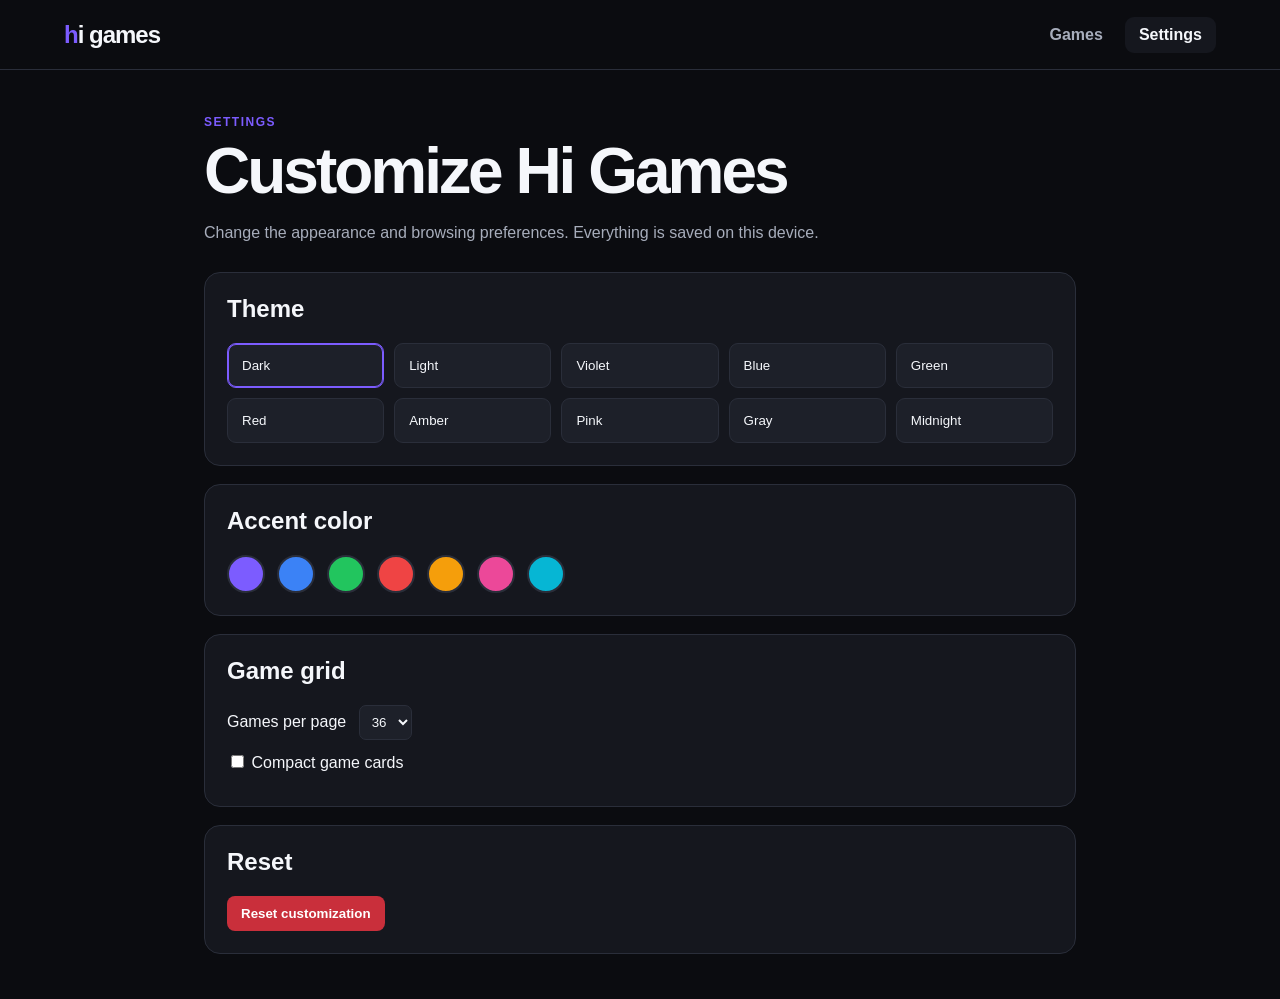
<file: settings.html>
<!doctype html><html lang="en"><head><meta charset="utf-8"><meta name="viewport" content="width=device-width,initial-scale=1"><title>Settings • Hi Games</title><link rel="stylesheet" href="style.css"></head><body>
<header class="topbar"><a class="brand" href="index.html">hi games</a><nav><a href="index.html">Games</a><a class="active" href="settings.html">Settings</a></nav></header>
<main class="page settings"><p class="eyebrow">SETTINGS</p><h1>Customize Hi Games</h1><p class="intro">Change the appearance and browsing preferences. Everything is saved on this device.</p>
<section class="card"><h2>Theme</h2><div class="theme-grid">
<button data-theme="dark">Dark</button><button data-theme="light">Light</button><button data-theme="violet">Violet</button><button data-theme="blue">Blue</button><button data-theme="green">Green</button><button data-theme="red">Red</button><button data-theme="amber">Amber</button><button data-theme="pink">Pink</button><button data-theme="gray">Gray</button><button data-theme="midnight">Midnight</button></div></section>
<section class="card"><h2>Accent color</h2><div class="accent-grid"><button data-accent="#7c5cff"></button><button data-accent="#3b82f6"></button><button data-accent="#22c55e"></button><button data-accent="#ef4444"></button><button data-accent="#f59e0b"></button><button data-accent="#ec4899"></button><button data-accent="#06b6d4"></button></div></section>
<section class="card"><h2>Game grid</h2><label>Games per page <select id="per-page"><option>24</option><option selected>36</option><option>48</option><option>60</option></select></label><label class="check"><input id="compact" type="checkbox"> Compact game cards</label></section>
<section class="card"><h2>Reset</h2><button id="reset" class="danger">Reset customization</button></section></main><script src="script.js"></script></body></html>
</file>
<file: style.css>
:root{--bg:#0b0c10;--surface:#15171e;--surface2:#1d2029;--text:#f5f7fb;--muted:#a7adbb;--line:#2a2e3a;--accent:#7c5cff}*{box-sizing:border-box}body{margin:0;background:var(--bg);color:var(--text);font-family:Arial,system-ui,sans-serif}.topbar{height:70px;display:flex;align-items:center;justify-content:space-between;padding:0 5%;border-bottom:1px solid var(--line);position:sticky;top:0;background:var(--bg);z-index:5}.brand{color:var(--text);text-decoration:none;font-size:24px;font-weight:900;letter-spacing:-1px}.brand::first-letter{color:var(--accent)}nav{display:flex;gap:8px}nav a{color:var(--muted);text-decoration:none;padding:9px 14px;border-radius:9px;font-weight:bold}nav a.active,nav a:hover{background:var(--surface);color:var(--text)}.page{max-width:1450px;margin:auto;padding:45px 5%}.hero{display:flex;justify-content:space-between;align-items:end;gap:30px;margin-bottom:35px}.eyebrow{color:var(--accent);font-size:12px;font-weight:bold;letter-spacing:1.5px;margin:0}.hero h1,.settings h1{font-size:64px;letter-spacing:-3px;margin:5px 0 0}.search{width:min(460px,100%);display:flex;gap:10px;align-items:center;background:var(--surface);border:1px solid var(--line);border-radius:12px;padding:0 15px}.search span{font-size:23px;color:var(--muted)}.search input{width:100%;padding:15px 0;background:transparent;border:0;outline:0;color:var(--text);font-size:15px}.toolbar{display:flex;justify-content:space-between;color:var(--muted);font-size:14px;margin-bottom:18px}.status{text-align:center;padding:60px;color:var(--muted)}.games{display:grid;grid-template-columns:repeat(auto-fill,minmax(180px,1fr));gap:17px}.game{background:var(--surface);border:1px solid var(--line);border-radius:14px;overflow:hidden;transition:.18s}.game:hover{transform:translateY(-4px);border-color:var(--accent)}.game img{width:100%;aspect-ratio:16/10;object-fit:cover;display:block;background:var(--surface2)}.game .info{padding:12px}.name{font-weight:bold;white-space:nowrap;overflow:hidden;text-overflow:ellipsis;margin-bottom:10px}.play,.pagebtn{border:0;background:var(--accent);color:white;border-radius:8px;padding:10px 14px;font-weight:bold;cursor:pointer}.play{width:100%}.pagination{display:flex;flex-wrap:wrap;justify-content:center;gap:8px;margin-top:35px}.pagebtn.secondary{background:var(--surface2);border:1px solid var(--line);color:var(--text)}.pagebtn.current{outline:2px solid var(--accent)}.pagebtn:disabled{opacity:.45;cursor:not-allowed}.settings{max-width:1000px}.intro{color:var(--muted);margin-bottom:30px}.card{background:var(--surface);border:1px solid var(--line);border-radius:16px;padding:22px;margin-top:18px}.card h2{margin-top:0}.theme-grid{display:grid;grid-template-columns:repeat(auto-fit,minmax(130px,1fr));gap:10px}.theme-grid button{background:var(--surface2);border:1px solid var(--line);border-radius:9px;color:var(--text);padding:14px;cursor:pointer;text-align:left}.theme-grid button.selected{border-color:var(--accent);box-shadow:inset 0 0 0 1px var(--accent)}.accent-grid{display:flex;gap:12px;flex-wrap:wrap}.accent-grid button{width:38px;height:38px;border-radius:50%;border:2px solid var(--line);background:var(--accent)}.accent-grid button[data-accent="#3b82f6"]{background:#3b82f6}.accent-grid button[data-accent="#22c55e"]{background:#22c55e}.accent-grid button[data-accent="#ef4444"]{background:#ef4444}.accent-grid button[data-accent="#f59e0b"]{background:#f59e0b}.accent-grid button[data-accent="#ec4899"]{background:#ec4899}.accent-grid button[data-accent="#06b6d4"]{background:#06b6d4}.card label{display:block;margin:12px 0}.card select{background:var(--surface2);color:var(--text);border:1px solid var(--line);border-radius:7px;padding:8px;margin-left:8px}.danger{background:#c92f3b;color:white;border:0;border-radius:8px;padding:10px 14px;font-weight:bold;cursor:pointer}.compact .game .info{padding:8px}.compact .game img{aspect-ratio:1.35}.compact .play{padding:7px}@media(max-width:700px){.hero{flex-direction:column;align-items:stretch}.games{grid-template-columns:repeat(2,minmax(0,1fr))}.hero h1,.settings h1{font-size:48px}.topbar{padding:0 20px}}
</file>
